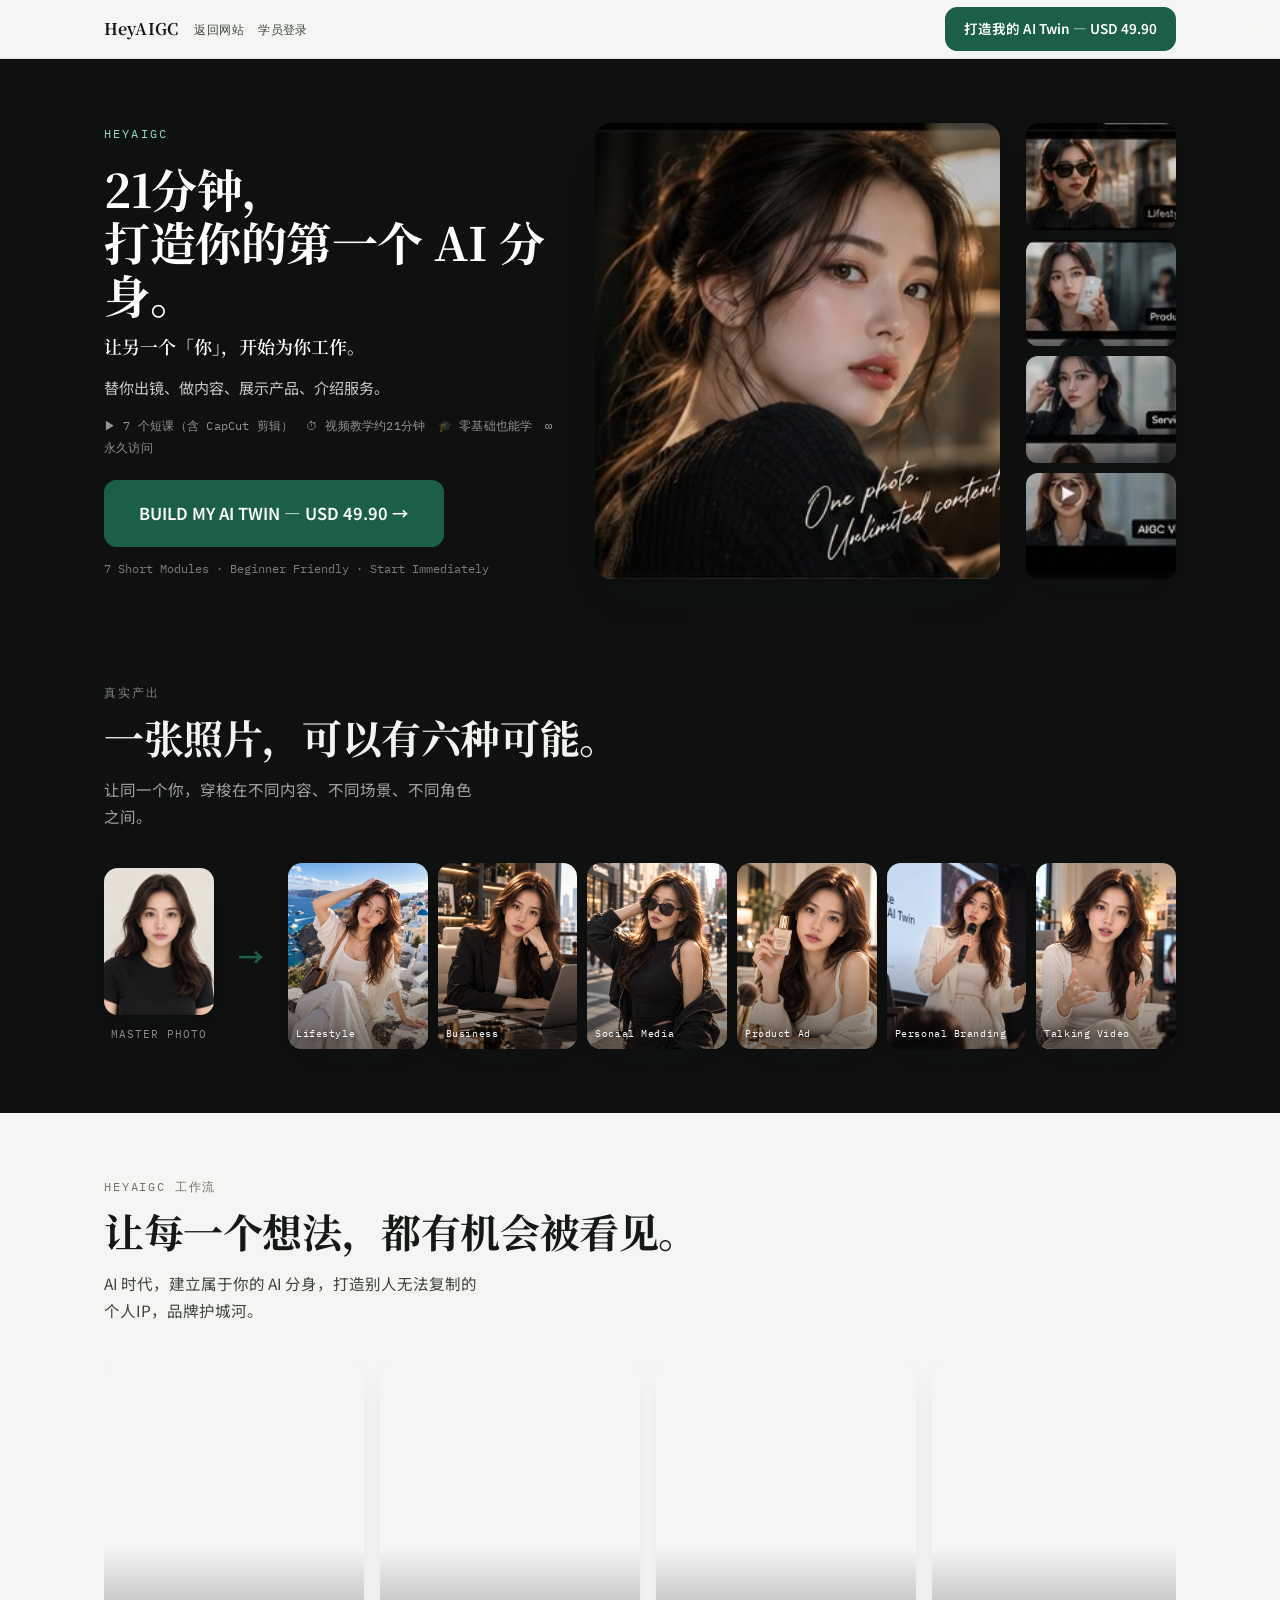
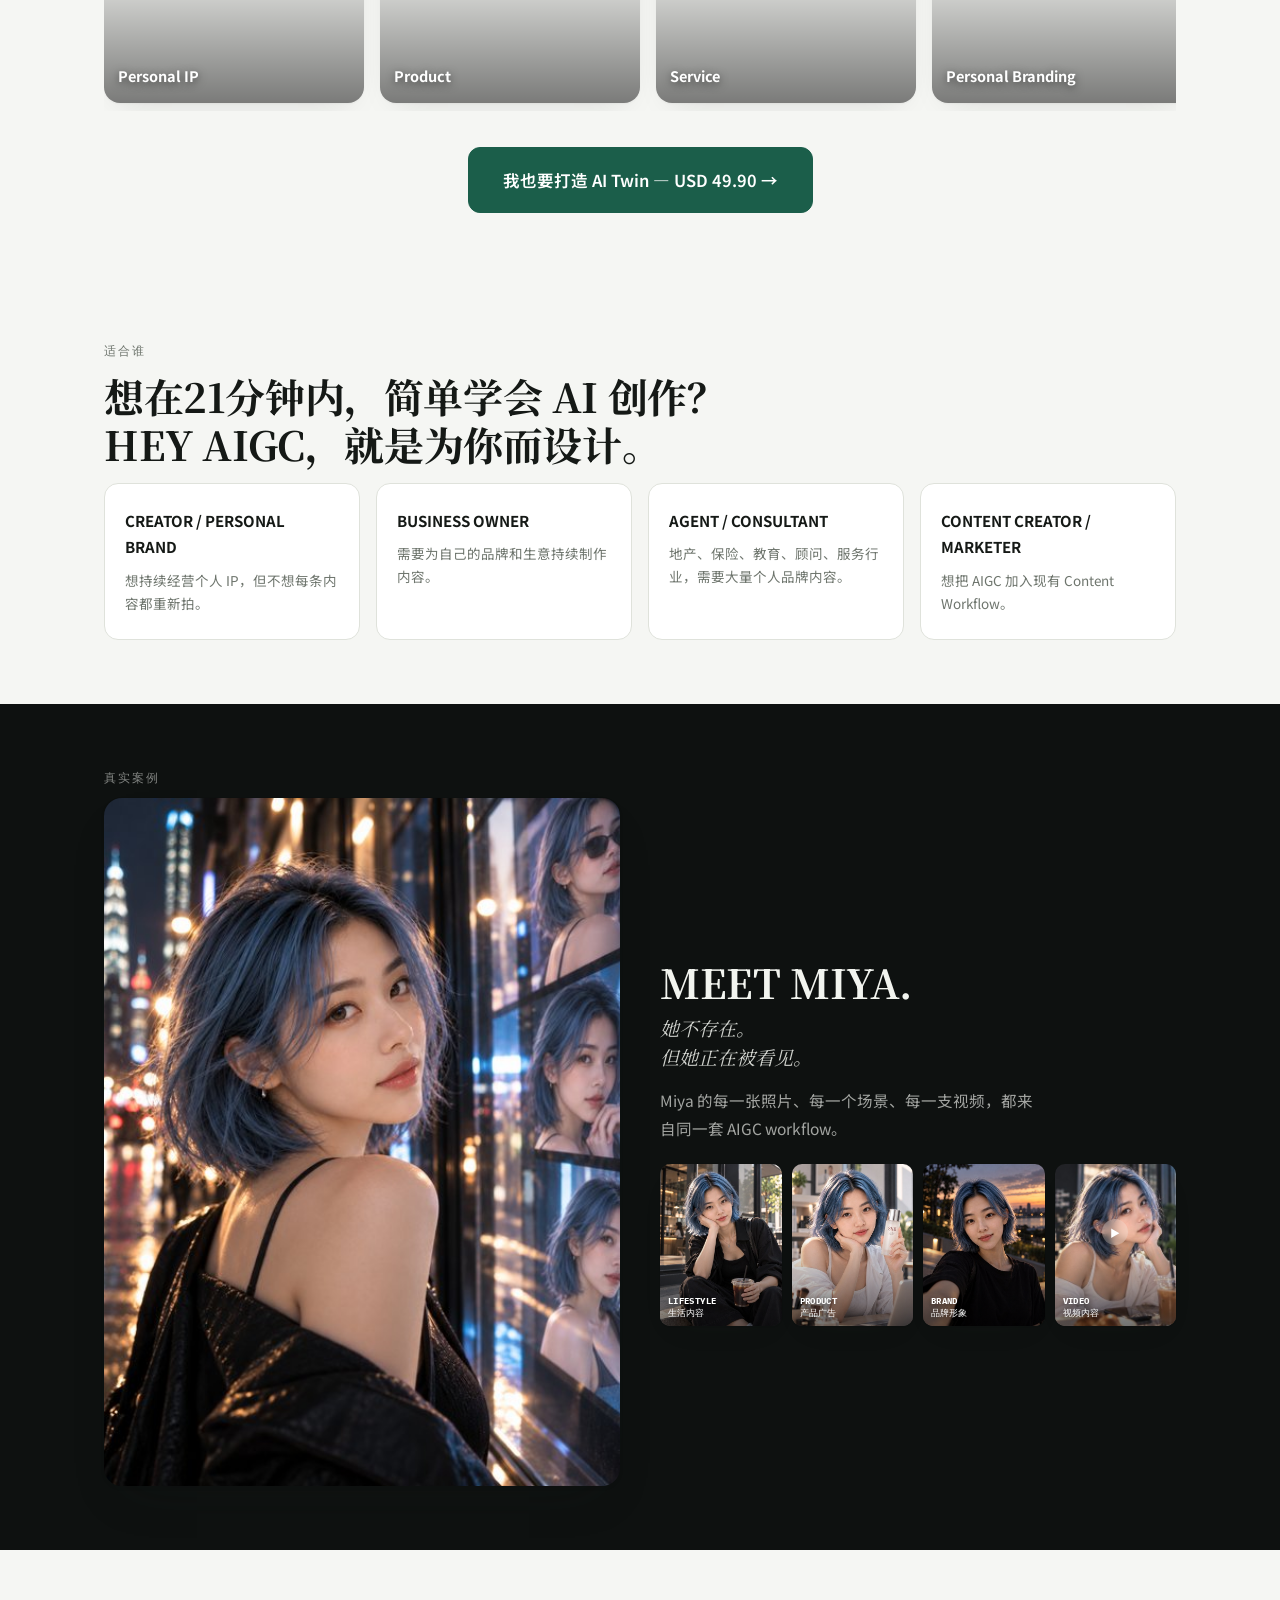
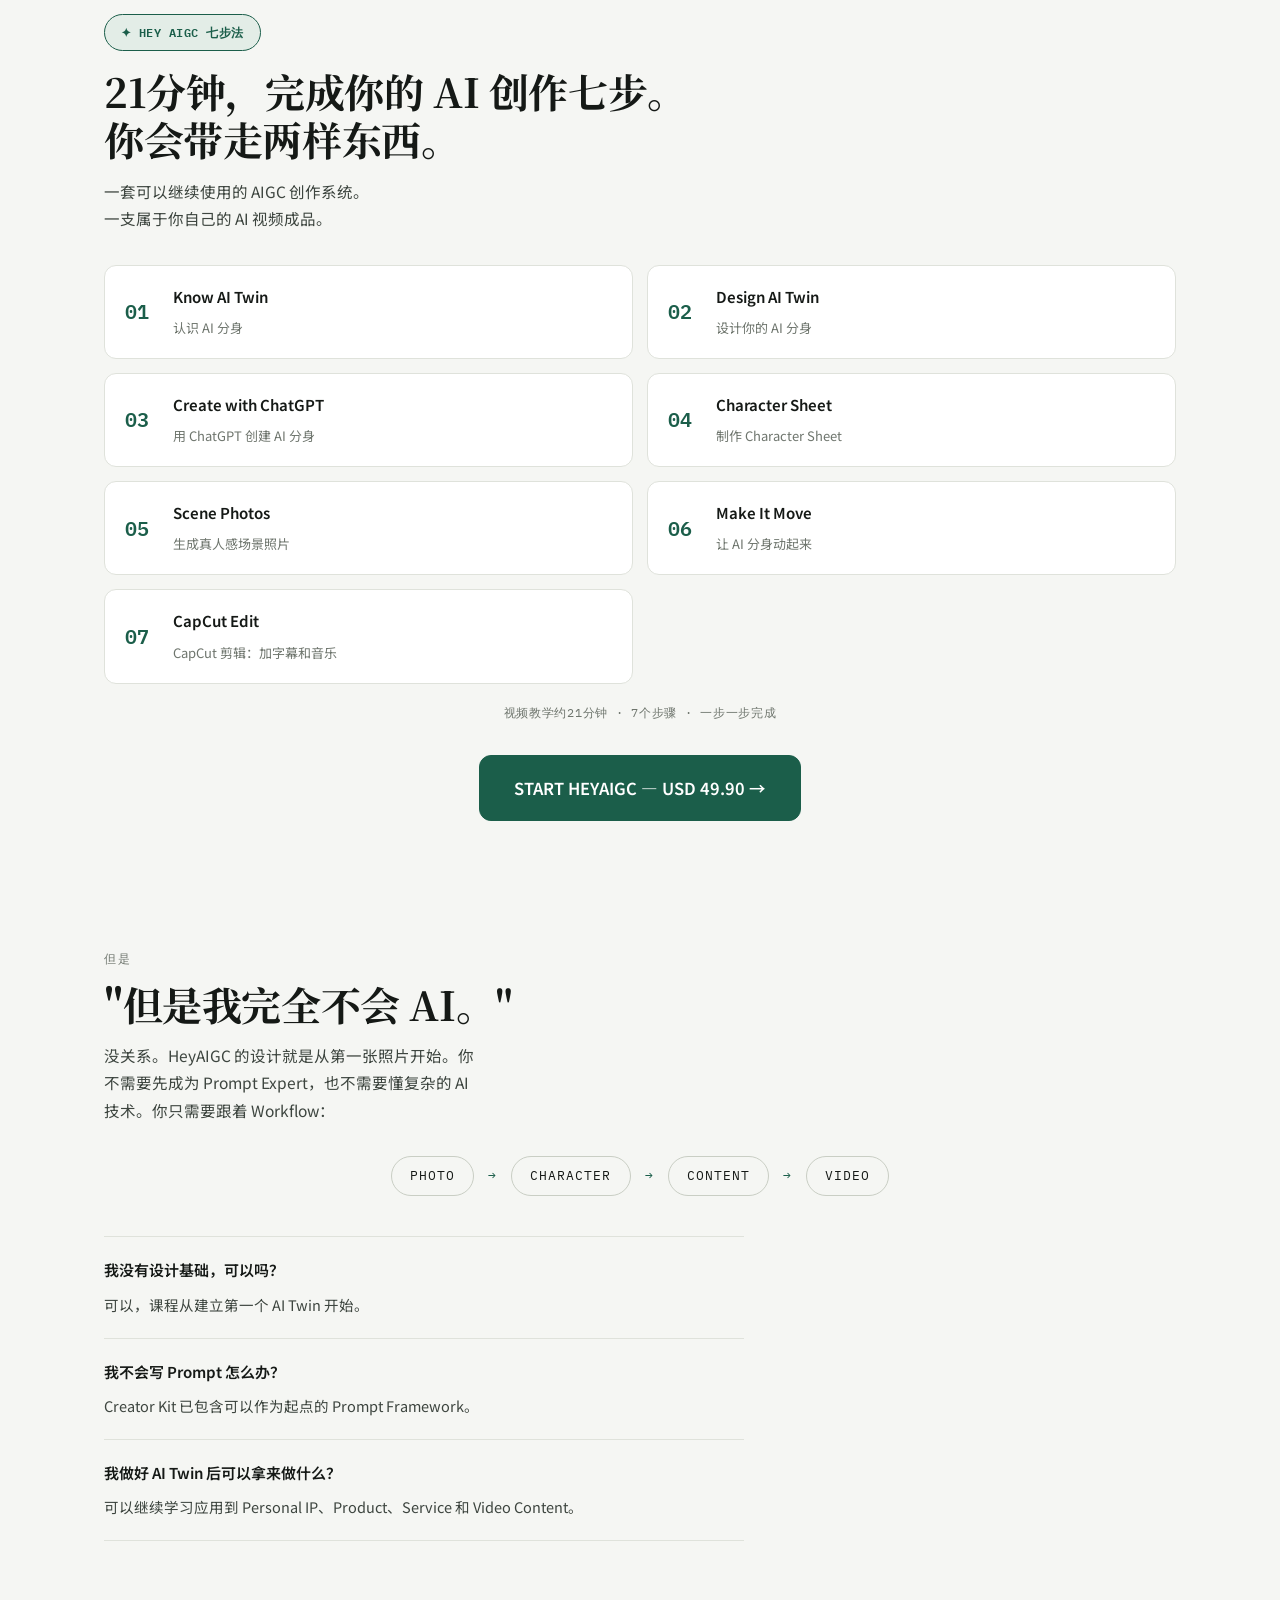
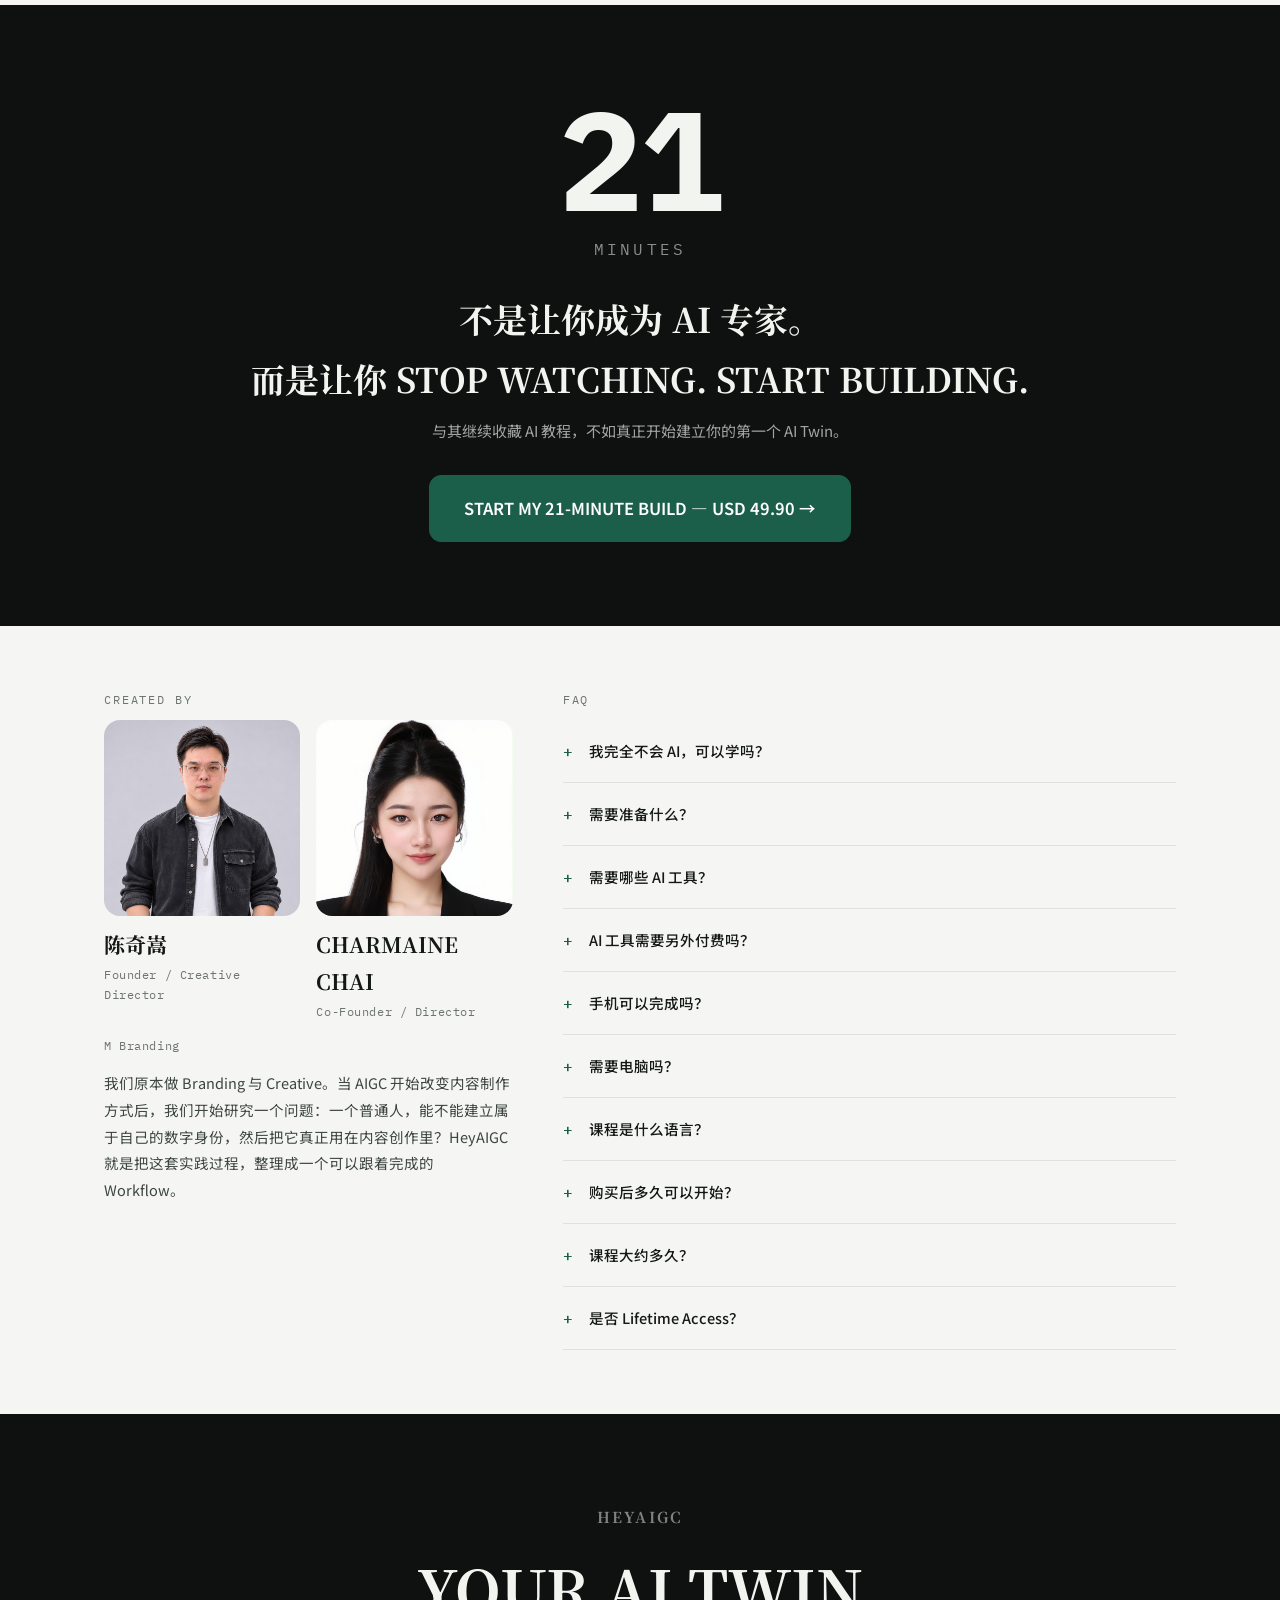
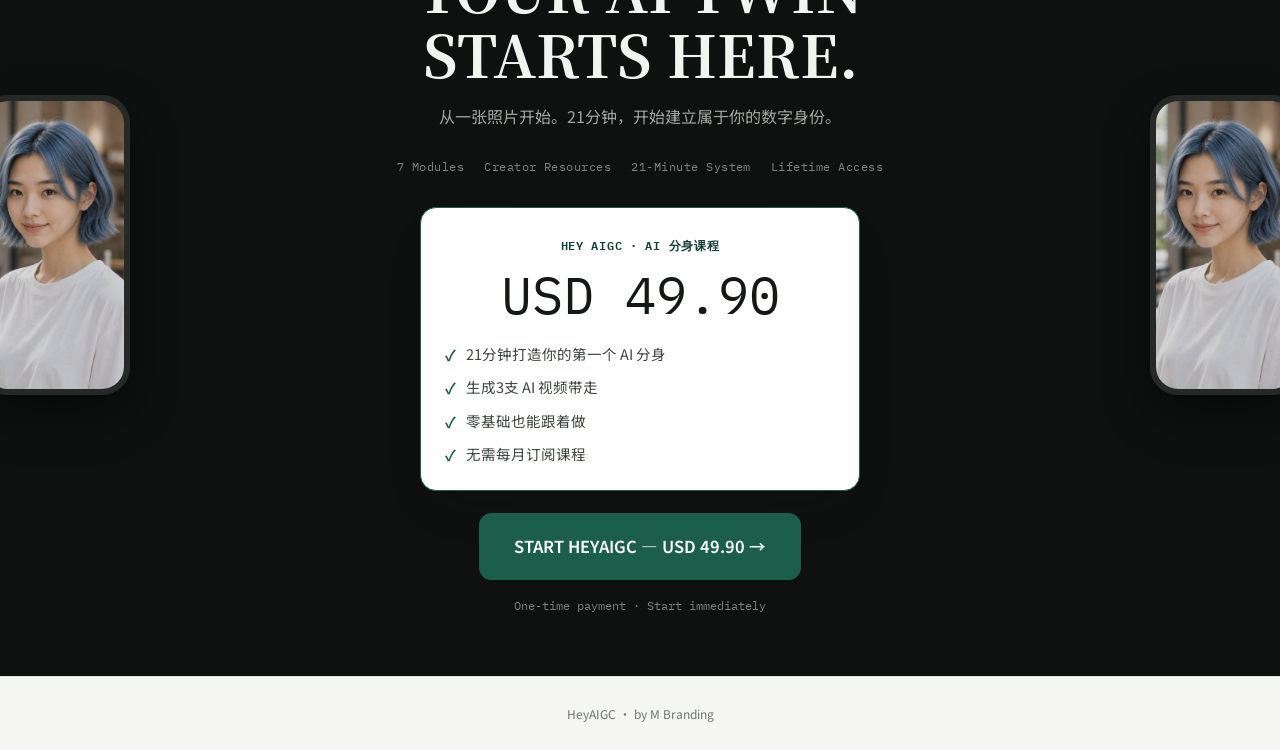
<file: sales.html>
<!doctype html>
<html lang="zh-Hans">
<head>
<!-- T-18b: sales page aligned with the live site (2026-11-26). Assets from the T-18 mirror; wording updated to match index.html. -->
<meta charset="utf-8">
<meta name="viewport" content="width=device-width, initial-scale=1, viewport-fit=cover">
<title>HeyAIGC — 21分钟，打造你的第一个 AI 分身</title>
<meta name="description" content="从一张照片开始，21分钟打造你的 AI Twin。做 Personal IP、产品内容、服务内容和短视频。USD 49.90 一次付清，永久访问。">
<meta property="og:title" content="HeyAIGC — 21分钟，打造你的第一个 AI 分身">
<meta property="og:description" content="从一张照片开始，建立属于你的 AI Twin。USD 49.90 一次付清。">
<meta property="og:type" content="product">
<!-- OG image 建议：Artifact 内嵌 base64 图片无法被社交平台抓取预览，需要一张真实托管在外部URL的图片替换这里 -->
<!-- <meta property="og:image" content="https://your-domain.com/heyaigc-og.jpg"> -->
<link rel="preconnect" href="https://fonts.googleapis.com">
<link rel="preconnect" href="https://fonts.gstatic.com" crossorigin="">
<link rel="stylesheet" href="https://fonts.googleapis.com/css2?family=IBM+Plex+Mono:wght@400;500&amp;family=Noto+Sans+SC:wght@400;500;700;900&amp;family=Noto+Serif+SC:wght@600;700&amp;display=swap">
<style>
:root{
  --paper:#F5F6F3; --surface:#FFFFFF; --surface-2:#EFF1EC;
  --ink:#151916; --ink-2:#3D453F; --muted:#6E756D;
  --line:#DFE2DB; --line-2:#C9CEC4;
  --accent:#1B5E4A; --accent-soft:#E3EDE7; --accent-ink:#134034;
  --stage:#0E1110; --stage-ink:#F2F4EF;
  --f-display:"Noto Serif SC","Songti SC",Georgia,serif;
  --f-body:"Noto Sans SC",-apple-system,"PingFang SC","Microsoft YaHei",sans-serif;
  --f-mono:"IBM Plex Mono",ui-monospace,Menlo,monospace;
  --maxw:1120px; --r:16px;
  --shadow:0 1px 2px rgba(21,25,22,.04), 0 12px 32px -18px rgba(21,25,22,.18);
  --shadow-lift:0 2px 4px rgba(21,25,22,.05), 0 22px 46px -22px rgba(21,25,22,.26);
}
@media (prefers-color-scheme: dark){
  :root:not([data-theme="light"]){
    --paper:#101312; --surface:#171B19; --surface-2:#1D2220;
    --ink:#ECEFE9; --ink-2:#C2C8BF; --muted:#8E958B;
    --line:#282E2B; --line-2:#39413C;
    --accent:#5DC49A; --accent-soft:#18302A; --accent-ink:#8FDCBB;
  }
}
:root[data-theme="dark"]{
  --paper:#101312; --surface:#171B19; --surface-2:#1D2220;
  --ink:#ECEFE9; --ink-2:#C2C8BF; --muted:#8E958B;
  --line:#282E2B; --line-2:#39413C;
  --accent:#5DC49A; --accent-soft:#18302A; --accent-ink:#8FDCBB;
}
*{box-sizing:border-box}
html{scroll-behavior:smooth;scroll-padding-top:70px}
body{margin:0;background:var(--paper);color:var(--ink);font-family:var(--f-body);font-size:16px;line-height:1.75;-webkit-font-smoothing:antialiased;padding-bottom:env(safe-area-inset-bottom,0px)}
h1,h2,h3,p,ul{margin:0}
ul{padding:0;list-style:none}
a{color:inherit;text-decoration:none}
button{font:inherit;color:inherit;background:none;border:0;cursor:pointer}
img{max-width:100%;display:block}
:focus-visible{outline:2px solid var(--accent);outline-offset:3px}
.mono{font-family:var(--f-mono);font-variant-numeric:tabular-nums}
.wrap{width:100%;max-width:var(--maxw);margin:0 auto;padding:0 24px}
section{padding:64px 0}
.dark{background:var(--stage);color:var(--stage-ink)}
.dark .muted2{color:rgba(242,244,239,.6)}
.reveal{opacity:0;transform:translateY(14px);transition:opacity .6s ease,transform .6s ease}
.reveal.in{opacity:1;transform:none}

/* topbar */
.topbar{position:sticky;top:0;z-index:50;background:color-mix(in srgb, var(--paper) 88%, transparent);backdrop-filter:saturate(1.4) blur(14px);border-bottom:1px solid var(--line);padding-top:env(safe-area-inset-top,0px)}
.topbar-in{display:flex;align-items:center;gap:16px;height:58px;min-width:0}
.brand{font-family:var(--f-display);font-weight:700;font-size:16px;letter-spacing:.01em;white-space:nowrap}
.top-links{display:flex;align-items:center;gap:14px;font-family:var(--f-mono);font-size:12px;letter-spacing:.04em;color:var(--ink-2)}
.top-links a{white-space:nowrap}
.top-links a:hover{color:var(--accent)}
.topbar .btn-buy{margin-left:auto;padding:9px 18px;font-size:13.5px}
/* buttons */
.btn-buy{display:inline-flex;align-items:center;gap:10px;padding:18px 34px;border-radius:12px;background:var(--accent);color:#fff;border:1px solid var(--accent);font-size:16.5px;font-weight:600;transition:transform .2s,filter .2s;white-space:nowrap}
:root[data-theme="dark"] .btn-buy{color:#0A0D0C}
@media (prefers-color-scheme:dark){:root:not([data-theme="light"]) .btn-buy{color:#0A0D0C}}
.btn-buy:hover{transform:translateY(-2px);filter:brightness(1.08)}
.btn-buy.full{width:100%;justify-content:center}
@media (max-width:720px){
  .topbar-in{flex-wrap:wrap;height:auto;min-height:58px;gap:8px 10px;padding:8px 0}
  .top-links{order:3;flex:1 0 100%;gap:16px}
  .topbar .btn-buy{padding:8px 12px;font-size:12.5px;white-space:nowrap}
  .btn-buy{white-space:normal;text-align:center;line-height:1.35;padding:16px 20px;max-width:100%;justify-content:center;box-sizing:border-box}
}
.chip{font-family:var(--f-mono);font-size:11.5px;letter-spacing:.05em;color:var(--muted);border:1px solid var(--line-2);border-radius:99px;padding:6px 14px}
.badge8{display:inline-flex;align-items:center;gap:6px;font-family:var(--f-mono);font-size:12px;font-weight:600;letter-spacing:.04em;color:var(--accent);background:var(--accent-soft);border:1px solid var(--accent);border-radius:99px;padding:7px 16px;margin-bottom:16px}
.dark .chip{color:rgba(242,244,239,.75);border-color:rgba(242,244,239,.22)}

/* hero — 三人融合宽图版本 */
.hero{background:var(--stage);color:var(--stage-ink);padding:0;overflow:hidden}
.hero-inner{position:relative;min-height:640px;display:flex;align-items:flex-end}
.hero-copy{position:relative;z-index:3;padding:70px 28px 38px;max-width:600px}
.hero-copy .eyebrow{color:#8FDCBB}
.hero-copy h1{font-family:var(--f-display);font-size:clamp(30px,4.6vw,52px);line-height:1.15;font-weight:700;letter-spacing:-.01em;margin-bottom:16px;color:#fff;text-shadow:0 2px 20px rgba(0,0,0,.5)}
.hero-copy .sub{color:rgba(255,255,255,.82);font-size:15.5px;line-height:1.8;max-width:44ch;margin-bottom:12px;text-shadow:0 2px 12px rgba(0,0,0,.4)}
.hero-copy .reassure{color:rgba(255,255,255,.6);font-size:13.5px;margin-bottom:20px}
.hero-copy .metaline{font-family:var(--f-mono);font-size:11.5px;color:rgba(255,255,255,.55);letter-spacing:.03em;margin-top:14px;line-height:2}
.hero-strip{position:absolute;inset:0;display:flex;z-index:1}
.hero-face{position:relative;flex:1;overflow:hidden}
.hero-face img{width:100%;height:100%;object-fit:cover;object-position:center 22%;filter:sepia(6%) saturate(1.06) contrast(1.06) brightness(.93)}
.hero-face::before{content:"";position:absolute;inset:0;background:linear-gradient(to top,rgba(9,11,10,.05) 0%,transparent 42%),linear-gradient(to bottom,rgba(9,11,10,.55) 0%,transparent 34%);z-index:2}
.hero-face::after{content:"";position:absolute;inset:0;background:radial-gradient(120% 90% at 50% 100%, rgba(93,196,154,.10), transparent 60%);z-index:2;mix-blend-mode:screen}
.hero-face.fade-l::before{background:linear-gradient(to right, var(--stage) 0%, transparent 30%), linear-gradient(to top,rgba(9,11,10,.05) 0%,transparent 42%), linear-gradient(to bottom,rgba(9,11,10,.55) 0%,transparent 34%)}
.hero-tag{position:absolute;left:16px;bottom:18px;z-index:3;color:#fff}
.hero-tag .nm{font-family:var(--f-display);font-style:italic;font-size:22px;font-weight:600;text-shadow:0 3px 14px rgba(0,0,0,.6);display:block;margin-bottom:4px}
.hero-tag .rl{font-family:var(--f-mono);font-size:9.5px;letter-spacing:.08em;color:rgba(255,255,255,.8);text-shadow:0 2px 8px rgba(0,0,0,.6);line-height:1.7;display:block}
@media (max-width:860px){
  .hero-inner{min-height:auto;flex-direction:column;align-items:stretch}
  .hero-strip{position:relative;inset:auto;height:280px}
  .hero-copy{padding:36px 20px 30px;max-width:none}
}

/* hero2 — 单人版（参考HEYAIGC原图风格） */
.hero2{background:var(--stage);color:var(--stage-ink);padding:64px 0 40px}
.hero2-grid{display:grid;grid-template-columns:1.15fr 1fr auto;gap:26px;align-items:stretch}
.hero2-copy{align-self:center;padding-right:8px}
.hero2-copy .eyebrow.d{color:#8FDCBB}
.hero2-copy h1.d{font-family:var(--f-display);font-size:clamp(28px,4.4vw,46px);line-height:1.15;font-weight:700;letter-spacing:-.01em;color:#fff;margin-bottom:16px}
.hero2-copy .sub.d{color:rgba(255,255,255,.78);font-size:15px;line-height:1.8;max-width:38ch;margin-bottom:14px}
.hero2-copy .metaline.d{font-family:var(--f-mono);font-size:11.5px;color:rgba(255,255,255,.55);letter-spacing:.02em;line-height:1.9}
.microcopy2{font-family:var(--f-mono);font-size:11.5px;color:rgba(255,255,255,.45);margin-top:12px}
.hero2-sub2{font-family:var(--f-display);font-size:18px;font-weight:600;color:#fff;margin:-4px 0 14px;line-height:1.5}
.hero2-flow{font-family:var(--f-mono);font-size:12.5px;color:rgba(255,255,255,.7);letter-spacing:.02em;margin:16px 0 8px}
.hero2-tags{font-family:var(--f-mono);font-size:11.5px;color:#8FDCBB;letter-spacing:.04em;margin-bottom:16px}
.hero2-price{font-family:var(--f-mono);font-size:14px;color:#fff;font-weight:500;letter-spacing:.02em;margin-top:6px}
.hero2-main{position:relative;border-radius:16px;overflow:hidden;box-shadow:var(--shadow-lift);min-height:360px}
.hero2-main img{width:100%;height:100%;object-fit:cover;object-position:center 20%}
.hero2-script{position:absolute;right:16px;bottom:16px;font-family:var(--f-display);font-style:italic;font-size:14px;color:#fff;text-shadow:0 2px 10px rgba(0,0,0,.6);text-align:right;line-height:1.5}
.hero2-thumbs{display:flex;flex-direction:column;gap:10px;width:150px}
.h2t{position:relative;border-radius:12px;overflow:hidden;flex:1;box-shadow:var(--shadow)}
.h2t img{width:100%;height:100%;object-fit:cover}
.h2t span:not(.play2){position:absolute;right:8px;bottom:7px;font-family:var(--f-mono);font-size:9px;letter-spacing:.05em;color:#fff;text-shadow:0 2px 6px rgba(0,0,0,.7)}
.h2t::after{content:"";position:absolute;inset:0;background:linear-gradient(to top,rgba(0,0,0,.5),transparent 55%)}
.play2{position:absolute;left:50%;top:50%;transform:translate(-50%,-50%);width:26px;height:26px;border-radius:50%;background:rgba(255,255,255,.25);backdrop-filter:blur(3px);display:flex;align-items:center;justify-content:center;color:#fff;font-size:10px;z-index:2}
@media (max-width:900px){
  .hero2-grid{grid-template-columns:1fr;gap:16px}
  .hero2-thumbs{flex-direction:row;width:100%;height:90px}
}

/* section heads */
.eyebrow{font-family:var(--f-mono);font-size:12px;letter-spacing:.18em;color:var(--accent);text-transform:uppercase;display:block;margin-bottom:18px}

.sectiontag{font-family:var(--f-mono);font-size:11.5px;letter-spacing:.16em;color:var(--muted);text-transform:uppercase;margin-bottom:10px;display:block}
.dark .sectiontag{color:rgba(242,244,239,.5)}
h2.big{font-family:var(--f-display);font-size:clamp(26px,3.8vw,40px);font-weight:700;line-height:1.22;letter-spacing:-.01em;margin-bottom:14px;text-wrap:balance}
.lead-p{color:var(--ink-2);font-size:15.5px;max-width:42ch;margin-bottom:32px}
.dark .lead-p{color:rgba(242,244,239,.68)}

/* section02 result flow */
.flowgrid{display:grid;grid-template-columns:repeat(4,1fr);gap:14px;align-items:center;margin-bottom:10px}
.flow-item{border-radius:14px;overflow:hidden;aspect-ratio:3/4;box-shadow:var(--shadow);position:relative}
.newlabel{position:absolute;left:8px;bottom:6px;font-family:var(--f-mono);font-size:9.5px;letter-spacing:.06em;color:#fff;text-shadow:0 2px 6px rgba(0,0,0,.75);z-index:2}
.flowgrid6 .flow-item::after{content:"";position:absolute;inset:0;background:linear-gradient(to top,rgba(0,0,0,.55),transparent 55%);z-index:1}
.flow-item img{width:100%;height:100%;object-fit:cover}
.flow-item .lb{position:absolute;left:10px;bottom:10px;font-family:var(--f-mono);font-size:10px;letter-spacing:.08em;color:#fff;text-shadow:0 2px 6px rgba(0,0,0,.6)}
.flow-arrow{text-align:center;font-family:var(--f-mono);font-size:22px;color:var(--accent);font-weight:700}
.bigline{font-family:var(--f-display);font-weight:900;font-size:clamp(30px,6vw,56px);line-height:1.05;text-align:center;letter-spacing:-.01em;margin:40px 0 8px}
.bigline2{text-align:center;color:var(--ink-2);font-size:15.5px;margin-bottom:6px}
.bigline{font-family:var(--f-display);font-weight:900;font-size:clamp(30px,6vw,56px);line-height:1.05;text-align:center;letter-spacing:-.01em;margin:40px 0 8px}
.bigline2{text-align:center;color:var(--ink-2);font-size:15.5px;margin-bottom:6px}
.beforeafter{display:grid;grid-template-columns:auto auto 1fr;gap:24px;align-items:center}
.ba-before{display:flex;flex-direction:column;align-items:center;gap:10px}
.flow-item.small{width:110px;aspect-ratio:3/4}
.ba-lbl{font-family:var(--f-mono);font-size:10.5px;letter-spacing:.1em;color:rgba(242,244,239,.55)}
.ba-arrow{font-size:26px;color:var(--accent);font-weight:700}
.ba-lbl-top{display:block;font-family:var(--f-mono);font-size:10.5px;letter-spacing:.1em;color:rgba(242,244,239,.5);margin-bottom:10px}
.flowgrid6{display:grid;grid-template-columns:repeat(6,1fr);gap:10px}
.flowgrid6 .flow-item{aspect-ratio:3/4}
@media (max-width:860px){
  .beforeafter{grid-template-columns:1fr}
  .ba-arrow{transform:rotate(90deg)}
  .flowgrid6{grid-template-columns:repeat(3,1fr)}
}


/* six scenario cards (unused now, kept for safety) */
.threecard-real{display:grid;grid-template-columns:repeat(3,1fr);gap:18px}
.realcard{border-radius:var(--r);overflow:hidden;box-shadow:var(--shadow)}
.realcard img{width:100%;display:block}
@media (max-width:700px){ .threecard-real{grid-template-columns:1fr} }
.sixgrid{display:grid;grid-template-columns:repeat(3,1fr);gap:16px}
.usecard{border-radius:var(--r);overflow:hidden;position:relative;aspect-ratio:3/4;box-shadow:var(--shadow)}
.rawcard{border-radius:var(--r);overflow:hidden;box-shadow:var(--shadow)}
.vidcard{position:relative;border-radius:var(--r);overflow:hidden;box-shadow:var(--shadow);aspect-ratio:3/4}
.vidcard video{width:100%;height:100%;object-fit:cover}
.vidcard::after{content:"";position:absolute;inset:0;background:linear-gradient(to top,rgba(0,0,0,.5),transparent 45%)}
.vidlabel{position:absolute;left:14px;bottom:14px;color:#fff;font-weight:700;font-size:14.5px;text-shadow:0 2px 8px rgba(0,0,0,.55);z-index:2}
.threecol{display:flex;gap:16px;overflow-x:auto;scroll-snap-type:x mandatory;-webkit-overflow-scrolling:touch;padding-bottom:8px;scrollbar-width:none}
.threecol::-webkit-scrollbar{display:none}
.threecol > *{flex:0 0 auto;width:min(78vw,260px);scroll-snap-align:start}
.rawcard img{width:100%;display:block}
.usecard img{width:100%;height:100%;object-fit:cover}
.usecard-tag{position:absolute;left:14px;bottom:14px;color:#fff;z-index:2}
.usecard-tag b{display:block;font-size:14.5px;font-weight:700;text-shadow:0 2px 8px rgba(0,0,0,.55)}
.usecard::after{content:"";position:absolute;inset:0;background:linear-gradient(to top,rgba(0,0,0,.6),transparent 55%)}

/* who is this for */
.forgrid{display:grid;grid-template-columns:repeat(4,1fr);gap:16px}
.forcard{background:var(--surface);border:1px solid var(--line);border-radius:14px;padding:24px 20px}
.forcard b{display:block;font-size:15px;font-weight:700;margin-bottom:8px}
.forcard p{font-size:13.5px;color:var(--muted);line-height:1.7}

/* proof */
.proofgrid{display:grid;grid-template-columns:repeat(3,1fr);gap:18px}
.proofcard{background:var(--surface-2);border:1px solid rgba(242,244,239,.1);border-radius:16px;overflow:hidden}
.dark .proofcard{background:rgba(255,255,255,.03)}
.proofphoto{aspect-ratio:3/4}
.proofphoto img{width:100%;height:100%;object-fit:cover}
.proof-ph-placeholder{width:100%;height:100%;display:flex;align-items:center;justify-content:center;background:rgba(255,255,255,.04);color:rgba(242,244,239,.3);font-family:var(--f-mono);font-size:12px;letter-spacing:.1em;text-align:center;padding:20px}
.proofbody{padding:18px 18px 22px}
.proofbody h4{font-family:var(--f-display);font-size:19px;font-weight:700;margin-bottom:4px}
.proofbody .role{font-family:var(--f-mono);font-size:10.5px;letter-spacing:.08em;color:rgba(242,244,239,.5);margin-bottom:10px;display:block}
.prooftags{display:flex;gap:6px;flex-wrap:wrap}
.prooftags span{font-family:var(--f-mono);font-size:10px;color:rgba(242,244,239,.65);border:1px solid rgba(242,244,239,.2);border-radius:99px;padding:4px 10px}

/* meet miya single case */
.meetgrid{display:grid;grid-template-columns:1fr 1fr;gap:40px;align-items:center}
.meet-photo{aspect-ratio:3/4;border-radius:18px;overflow:hidden;box-shadow:var(--shadow-lift)}
.meet-photo img{width:100%;height:100%;object-fit:cover;object-position:center 20%}
.meet-tagline{font-family:var(--f-display);font-size:19px;font-style:italic;color:rgba(242,244,239,.85);margin-bottom:16px;line-height:1.5}
.meet-thumbs{display:grid;grid-template-columns:repeat(4,1fr);gap:10px}
.mt-item{position:relative;aspect-ratio:3/4;border-radius:10px;overflow:hidden;box-shadow:var(--shadow)}
.mt-item img{width:100%;height:100%;object-fit:cover}
.mt-item::after{content:"";position:absolute;inset:0;background:linear-gradient(to top,rgba(0,0,0,.55),transparent 55%)}
.mt-item span:not(.play2){position:absolute;left:8px;bottom:6px;font-family:var(--f-mono);font-size:9px;color:#fff;text-shadow:0 2px 6px rgba(0,0,0,.7);z-index:2}
.mt-cap{position:absolute;left:8px;bottom:6px;z-index:2;line-height:1.4}
.mt-cap b{display:block;font-family:var(--f-mono);font-size:9px;letter-spacing:.04em;color:#fff;text-shadow:0 2px 6px rgba(0,0,0,.7)}
.mt-cap span{position:static !important;display:block;font-size:8.5px;color:rgba(255,255,255,.8);text-shadow:0 2px 6px rgba(0,0,0,.7)}
.mt-item .play2{position:absolute;left:50%;top:42%;transform:translate(-50%,-50%);z-index:2}
@media (max-width:860px){ .meetgrid{grid-template-columns:1fr} }

/* 6 steps */
.steps6{display:grid;grid-template-columns:repeat(6,1fr);gap:14px;margin-top:8px}
.stepcard{background:var(--surface);border:1px solid var(--line);border-radius:12px;padding:14px 12px 18px;text-align:center}
.stepimg{border-radius:8px;overflow:hidden;aspect-ratio:1;margin-bottom:10px}
.stepimg img{width:100%;height:100%;object-fit:cover}
.stepcard .n{font-family:var(--f-mono);font-size:11px;color:var(--accent);letter-spacing:.1em;display:block;margin-bottom:10px}
.stepcard b{display:block;font-size:14px;font-weight:600;margin-bottom:6px}
.stepeng{display:inline-block;font-family:var(--f-mono);font-weight:400;font-size:10px;color:var(--muted);letter-spacing:.06em;margin-left:6px;vertical-align:middle}
.stepcard p{font-size:12px;color:var(--muted);line-height:1.6}
.steps-cap{text-align:center;font-family:var(--f-mono);font-size:12px;color:var(--muted);margin-top:18px;letter-spacing:.06em}
.steps8{display:grid;grid-template-columns:repeat(2,1fr);gap:14px}
.s8item{display:flex;align-items:center;gap:16px;background:var(--surface);border:1px solid var(--line);border-radius:12px;padding:18px 20px}
.s8n{font-size:20px;color:var(--accent);font-weight:600;min-width:32px}
.s8item b{display:block;font-size:15px;font-weight:600;margin-bottom:2px}
.s8cn{font-size:13px;color:var(--muted)}
@media (max-width:640px){.steps8{grid-template-columns:1fr}}

/* product stack */
.stackwrap{background:var(--surface);border:1px solid var(--line);border-radius:20px;box-shadow:var(--shadow-lift);overflow:hidden}
.stack-hd{padding:28px 30px;border-bottom:1px solid var(--line);background:var(--surface-2)}
.stack-hd b{font-family:var(--f-display);font-size:19px;font-weight:700}
.stack-body{padding:26px 30px}
.stack-row{display:flex;justify-content:space-between;align-items:baseline;padding:12px 0;border-bottom:1px solid var(--line);font-size:14.5px}
.stack-row:last-child{border-bottom:0}
.stack-row .len{font-family:var(--f-mono);font-size:11.5px;color:var(--muted)}
.kitgrid{display:grid;grid-template-columns:repeat(4,1fr);gap:10px;margin-top:16px}
.kititem{font-size:13px;color:var(--ink-2);background:var(--surface-2);border-radius:8px;padding:10px 12px;text-align:center}
.stack-price{padding:30px;text-align:center;border-top:1px solid var(--line);background:var(--accent-soft)}
.stack-price .big2{font-family:var(--f-mono);font-size:clamp(38px,7vw,52px);color:var(--accent-ink);display:block;line-height:1}
.stack-price .once{font-size:13px;color:var(--muted);margin:8px 0 22px;display:block}

/* remove fear */
.flowchain{display:flex;align-items:center;justify-content:center;gap:14px;flex-wrap:wrap;margin:28px 0 40px;font-family:var(--f-mono);font-size:13px;letter-spacing:.08em}
.flowchain span.node{border:1px solid var(--line-2);border-radius:99px;padding:8px 18px}
.flowchain span.arw{color:var(--accent)}
.qa{display:grid;gap:0;max-width:640px}
.qa .item{padding:20px 0;border-bottom:1px solid var(--line)}
.qa .item:first-child{border-top:1px solid var(--line)}
.qa .q{font-weight:600;font-size:15px;margin-bottom:8px}
.qa .a{color:var(--ink-2);font-size:14.5px;line-height:1.8}

/* 21 minutes big */
.bigstat{text-align:center;padding:20px 0}
.bigstat .num{font-family:var(--f-mono);font-weight:700;font-size:clamp(64px,14vw,140px);line-height:1;letter-spacing:-.02em}
.bigstat .unit{font-family:var(--f-mono);font-size:16px;letter-spacing:.2em;color:rgba(242,244,239,.55);margin-top:6px;display:block}
.bigstat .line2{font-family:var(--f-display);font-size:clamp(22px,3.4vw,34px);font-weight:700;margin:26px 0 10px}
.bigstat p{color:rgba(242,244,239,.65);font-size:15px;margin-bottom:30px}

/* founder */
.founder{display:grid;grid-template-columns:.34fr .66fr;gap:36px;align-items:center}
.founder-photo{aspect-ratio:1;border-radius:16px;overflow:hidden;background:var(--surface-2);display:flex;align-items:center;justify-content:center}
.founder-photo .initials{font-family:var(--f-display);font-size:52px;font-weight:700;color:var(--muted)}
.founder h3{font-family:var(--f-display);font-size:21px;font-weight:700;margin-bottom:4px}
.founder .role{font-family:var(--f-mono);font-size:11.5px;color:var(--muted);letter-spacing:.05em;margin-bottom:14px}
.founder p{color:var(--ink-2);font-size:14.5px;line-height:1.85;max-width:52ch}
.founder-photo.real{background:none}
.founder-photo.real img{width:100%;height:100%;object-fit:cover;object-position:center 15%}

/* founder + faq merged */
.founderfaq{display:grid;grid-template-columns:.4fr .6fr;gap:50px;align-items:start}
.ff-left{display:flex;flex-direction:column}
.founders-row{display:flex;gap:16px}
.founder-single{flex:1}
.founder-single h3{font-family:var(--f-display);font-size:16px;font-weight:700;margin:10px 0 2px}
.founder-single .role{font-size:10.5px}
.ff-left .founder-photo{width:100%;margin-bottom:4px}
.ff-left h3{font-family:var(--f-display);font-size:21px;font-weight:700;margin:10px 0 2px}
.ff-left .role{font-family:var(--f-mono);font-size:11.5px;color:var(--muted);letter-spacing:.05em}
.ff-left p{color:var(--ink-2);font-size:14.5px;line-height:1.85;margin-top:14px}
.ff-right details.faq summary{font-size:14.5px}
@media (max-width:860px){
  .founderfaq{grid-template-columns:1fr}
  .ff-left{align-items:center;text-align:center}
  .ff-left p{max-width:50ch;margin-left:auto;margin-right:auto}
}


/* pricebox reused in final */
.pricebox{background:var(--surface);border:1px solid var(--accent);border-radius:var(--r);box-shadow:var(--shadow-lift);padding:40px 32px;text-align:center;max-width:440px;margin:0 auto}
.pricebox .big{font-family:var(--f-mono);font-size:clamp(40px,7.5vw,54px);color:var(--ink);line-height:1;display:block}
.pricebox .once{font-size:13px;color:var(--muted);margin:10px 0 24px;display:block}

/* faq */
details.faq{border-bottom:1px solid var(--line)}
details.faq summary{list-style:none;cursor:pointer;padding:17px 0;font-size:15.5px;font-weight:500;display:flex;align-items:center;gap:12px}
details.faq summary::-webkit-details-marker{display:none}
details.faq summary::before{content:"+";font-family:var(--f-mono);color:var(--accent);font-size:16px;width:14px}
details.faq[open] summary::before{content:"–"}
details.faq p{padding:0 0 18px 26px;font-size:14px;line-height:1.85;color:var(--ink-2);max-width:56ch}
.tbc{color:#B8622F;font-family:var(--f-mono);font-size:11px;letter-spacing:.05em}

/* final close */
.finalclose{padding:90px 0 60px;text-align:center;position:relative;overflow:hidden}
.finalphone{position:absolute;top:50%;transform:translateY(-50%);width:150px;opacity:.85;display:none}
.finalphone.left{left:-20px}
.finalphone.right{right:-20px}
.phone-frame{border:6px solid #2A2F2C;border-radius:28px;overflow:hidden;aspect-ratio:9/18;box-shadow:0 20px 50px rgba(0,0,0,.5)}
.phone-frame img{width:100%;height:100%;object-fit:cover}
@media (min-width:1100px){ .finalphone{display:block} }
.finalclose .brandmark{font-family:var(--f-display);font-weight:700;font-size:15px;letter-spacing:.14em;color:rgba(242,244,239,.5);margin-bottom:26px}
.finalclose h2{font-family:var(--f-display);font-size:clamp(30px,6vw,58px);font-weight:700;line-height:1.12;margin-bottom:16px}
.finalclose .sub3{color:rgba(242,244,239,.65);font-size:16px;margin-bottom:26px}
.finalline{display:flex;justify-content:center;gap:20px;flex-wrap:wrap;font-family:var(--f-mono);font-size:12px;color:rgba(242,244,239,.5);margin-bottom:30px;letter-spacing:.04em}
.finalprice{font-family:var(--f-mono);font-size:clamp(34px,6vw,46px);margin-bottom:22px;display:block}
.microcopy{font-family:var(--f-mono);font-size:11.5px;color:rgba(242,244,239,.5);margin-top:16px}

/* T-18f: enroll facts — scoped to .enroll-pack only */
.enroll-pack{
  width:100%;
  max-width:min(440px,100%);
  margin:0 auto 22px;
  padding:28px 24px 24px;
  background:var(--surface);
  color:var(--ink);
  border:1px solid var(--accent);
  border-radius:var(--r);
  box-shadow:var(--shadow-lift);
  text-align:center;
  box-sizing:border-box;
}
.enroll-pack-kicker{
  font-family:var(--f-mono);
  font-size:12px;
  font-weight:600;
  letter-spacing:.06em;
  color:var(--accent-ink);
  margin:0 0 12px;
  line-height:1.5;
  overflow-wrap:anywhere;
}
.enroll-pack .finalprice{
  color:var(--ink);
  margin:0 0 20px;
  font-size:clamp(36px,8vw,52px);
  line-height:1.1;
  overflow-wrap:anywhere;
}
.enroll-pack-points{
  list-style:none;
  padding:0;
  margin:0;
  text-align:left;
  display:grid;
  gap:10px;
}
.enroll-pack-points li{
  display:flex;
  align-items:flex-start;
  gap:10px;
  font-family:var(--f-body);
  font-size:14.5px;
  line-height:1.55;
  color:var(--ink-2);
  overflow-wrap:anywhere;
  min-width:0;
}
.enroll-pack-points li::before{
  content:"✓";
  flex:0 0 auto;
  color:var(--accent);
  font-weight:700;
  font-size:15px;
  line-height:1.55;
}
@media (max-width:390px){
  .enroll-pack{padding:22px 16px 20px;}
}

.lfoot{padding:26px 0 26px;font-size:12px;color:var(--muted);text-align:center;border-top:1px solid var(--line)}

/* sticky mobile cta */
.stickybar{
  position:fixed;left:0;right:0;bottom:0;z-index:60;
  display:none;
  background:var(--stage);color:var(--stage-ink);
  padding:12px 16px calc(12px + env(safe-area-inset-bottom,0px));
  align-items:center;justify-content:space-between;gap:12px;
  box-shadow:0 -8px 24px rgba(0,0,0,.25);
}
.stickybar .sb-l b{display:block;font-family:var(--f-display);font-size:14px}
.stickybar .sb-l span{display:block;font-family:var(--f-mono);font-size:12px;color:rgba(242,244,239,.6)}
.stickybar .btn-buy{padding:12px 20px;font-size:14px}
@media (max-width:720px){ .stickybar{display:flex} body{padding-bottom:76px} }

@media (max-width:860px){
  .hero-grid{grid-template-columns:1fr}
  .flowgrid{grid-template-columns:repeat(2,1fr)}
  .sixgrid{grid-template-columns:1fr 1fr}
  .forgrid{grid-template-columns:1fr 1fr}
  .proofgrid{grid-template-columns:1fr}
  .steps6{grid-template-columns:repeat(3,1fr)}
  .kitgrid{grid-template-columns:1fr 1fr}
  .founder{grid-template-columns:1fr;text-align:center}
  .founder-photo{max-width:170px;margin:0 auto}
  .founder p{margin:0 auto}
}
@media (max-width:480px){
  .flowgrid{grid-template-columns:1fr 1fr}
  .sixgrid{grid-template-columns:1fr}
  .forgrid{grid-template-columns:1fr}
}
</style>
</head>
<body>
<header class="topbar">
  <div class="wrap topbar-in">
    <a class="brand" href="./index.html">HeyAIGC</a>
    <nav class="top-links">
      <a href="./index.html">返回网站</a>
      <a href="./login.html">学员登录</a>
    </nav>
    <a class="btn-buy" href="./index.html#enroll" data-buy="" data-evt="HeroCTA">打造我的 AI Twin — USD 49.90</a>
  </div>
</header>

<main>

  <!-- SECTION 01 — HERO -->
  <section class="hero2">
    <div class="wrap hero2-grid">
      <div class="hero2-copy">
        <span class="eyebrow d">HEYAIGC</span>
        <h1 class="d">21分钟，<br>打造你的第一个 AI 分身。</h1>
        <p class="hero2-sub2">让另一个「你」，开始为你工作。</p>
        <p class="sub d">替你出镜、做内容、展示产品、介绍服务。</p>
        <div class="metaline d">▶ 7 个短课（含 CapCut 剪辑）　⏱ 视频教学约21分钟　🎓 零基础也能学　∞ 永久访问</div>
        <div class="buyrow" style="margin-top:22px">
          <a class="btn-buy" href="./index.html#enroll" data-buy="" data-evt="HeroCTA">BUILD MY AI TWIN — USD 49.90 →</a>
        </div>
        <div class="microcopy2">7 Short Modules · Beginner Friendly · Start Immediately</div>
      </div>
      <div class="hero2-main">
        <img src="sales_img01.jpg" alt="AI Twin">
      </div>
      <div class="hero2-thumbs">
        <div class="h2t"><img src="sales_img02.jpg" alt="Lifestyle"></div>
        <div class="h2t"><img src="sales_img03.jpg" alt="Product"></div>
        <div class="h2t"><img src="sales_img04.jpg" alt="Service"></div>
        <div class="h2t"><img src="sales_img05.jpg" alt="AIGC Video"></div>
      </div>
    </div>
  </section>
  <!-- SECTION 02 — ONE PHOTO SIX POSSIBILITIES -->
  <section class="dark reveal">
    <div class="wrap">
      <span class="sectiontag">真实产出</span>
      <h2 class="big">一张照片，可以有六种可能。</h2>
      <p class="lead-p" style="color:rgba(242,244,239,.65)">让同一个你，穿梭在不同内容、不同场景、不同角色之间。</p>
      <div class="beforeafter">
        <div class="ba-before">
          <div class="flow-item small"><img src="sales_img06.jpg" alt="Master Photo"></div>
          <span class="ba-lbl">MASTER PHOTO</span>
        </div>
        <div class="ba-arrow">→</div>
        <div class="ba-after">
          <div class="flowgrid6">
          <div class="flow-item"><img src="sales_img07.jpg" alt="Lifestyle"><span class="newlabel">Lifestyle</span></div>
          <div class="flow-item"><img src="sales_img08.jpg" alt="Business"><span class="newlabel">Business</span></div>
          <div class="flow-item"><img src="sales_img09.jpg" alt="Social Media"><span class="newlabel">Social Media</span></div>
          <div class="flow-item"><img src="sales_img10.jpg" alt="Product Ad"><span class="newlabel">Product Ad</span></div>
          <div class="flow-item"><img src="sales_img11.jpg" alt="Personal Branding"><span class="newlabel">Personal Branding</span></div>
          <div class="flow-item"><img src="sales_img12.jpg" alt="Talking Video"><span class="newlabel">Talking Video</span></div>
          </div>
        </div>
      </div>
    </div>
  </section>
  <!-- SECTION 03 — MAKE IT PERSONAL -->
  <section class="reveal">
    <div class="wrap">
      <span class="sectiontag">HeyAIGC 工作流</span>
      <h2 class="big">让每一个想法，都有机会被看见。</h2>
      <p class="lead-p">AI 时代，建立属于你的 AI 分身，打造别人无法复制的个人IP，品牌护城河。</p>
      <div class="threecol">
        <div class="vidcard">
          <video autoplay="" muted="" loop="" playsinline=""><source src="sales_vid01.mp4" type="video/mp4"></video>
          <span class="vidlabel">Personal IP</span>
        </div>
        <div class="vidcard">
          <video autoplay="" muted="" loop="" playsinline=""><source src="sales_vid02.mp4" type="video/mp4"></video>
          <span class="vidlabel">Product</span>
        </div>
        <div class="vidcard">
          <video autoplay="" muted="" loop="" playsinline=""><source src="sales_vid03.mp4" type="video/mp4"></video>
          <span class="vidlabel">Service</span>
        </div>
        <div class="vidcard">
          <video autoplay="" muted="" loop="" playsinline=""><source src="sales_vid04.mp4" type="video/mp4"></video>
          <span class="vidlabel">Personal Branding</span>
        </div>
      </div>
      <div style="text-align:center;margin-top:36px">
        <a class="btn-buy" href="./index.html#enroll" data-buy="" data-evt="ResultCTA">我也要打造 AI Twin — USD 49.90 →</a>
      </div>
    </div>
  </section>
  <!-- SECTION 04 — WHO IS THIS FOR -->
  <section class="reveal">
    <div class="wrap">
      <span class="sectiontag">适合谁</span>
      <h2 class="big">想在21分钟内，简单学会 AI 创作？<br>HEY AIGC，就是为你而设计。</h2>
      <div class="forgrid">
        <div class="forcard"><b>CREATOR / PERSONAL BRAND</b><p>想持续经营个人 IP，但不想每条内容都重新拍。</p></div>
        <div class="forcard"><b>BUSINESS OWNER</b><p>需要为自己的品牌和生意持续制作内容。</p></div>
        <div class="forcard"><b>AGENT / CONSULTANT</b><p>地产、保险、教育、顾问、服务行业，需要大量个人品牌内容。</p></div>
        <div class="forcard"><b>CONTENT CREATOR / MARKETER</b><p>想把 AIGC 加入现有 Content Workflow。</p></div>
      </div>
    </div>
  </section>

    <!-- SECTION 05 — MEET MIYA -->
  <section class="dark reveal">
    <div class="wrap">
      <span class="sectiontag">真实案例</span>
      <div class="meetgrid">
        <div class="meet-photo"><img src="sales_img13.jpg" alt="Miya"></div>
        <div class="meet-info">
          <h2 class="big" style="margin-bottom:8px">MEET MIYA.</h2>
          <p class="meet-tagline">她不存在。<br>但她正在被看见。</p>
          <p class="lead-p" style="color:rgba(242,244,239,.65);margin-bottom:22px">Miya 的每一张照片、每一个场景、每一支视频，都来自同一套 AIGC workflow。</p>
          <div class="meet-thumbs">
            <div class="mt-item"><img src="sales_img14.jpg" alt="Lifestyle"><div class="mt-cap"><b>LIFESTYLE</b><span>生活内容</span></div></div>
            <div class="mt-item"><img src="sales_img15.jpg" alt="Product"><div class="mt-cap"><b>PRODUCT</b><span>产品广告</span></div></div>
            <div class="mt-item"><img src="sales_img16.jpg" alt="Brand"><div class="mt-cap"><b>BRAND</b><span>品牌形象</span></div></div>
            <div class="mt-item"><img src="sales_img17.jpg" alt="Video"><span class="play2">▶</span><div class="mt-cap"><b>VIDEO</b><span>视频内容</span></div></div>
          </div>
        </div>
      </div>
    </div>
  </section>

    <!-- SECTION 06 — HOW IT WORKS -->
  <section class="reveal">
    <div class="wrap">
      <span class="badge8">✦ HEY AIGC 七步法</span>
        <h2 class="big">21分钟，完成你的 AI 创作七步。<br>你会带走两样东西。</h2>
      <p class="lead-p">一套可以继续使用的 AIGC 创作系统。<br>一支属于你自己的 AI 视频成品。</p>
      <div class="steps8">
        <div class="s8item"><span class="s8n mono">01</span><div><b>Know AI Twin</b><span class="s8cn">认识 AI 分身</span></div></div>
        <div class="s8item"><span class="s8n mono">02</span><div><b>Design AI Twin</b><span class="s8cn">设计你的 AI 分身</span></div></div>
        <div class="s8item"><span class="s8n mono">03</span><div><b>Create with ChatGPT</b><span class="s8cn">用 ChatGPT 创建 AI 分身</span></div></div>
        <div class="s8item"><span class="s8n mono">04</span><div><b>Character Sheet</b><span class="s8cn">制作 Character Sheet</span></div></div>
        <div class="s8item"><span class="s8n mono">05</span><div><b>Scene Photos</b><span class="s8cn">生成真人感场景照片</span></div></div>
        <div class="s8item"><span class="s8n mono">06</span><div><b>Make It Move</b><span class="s8cn">让 AI 分身动起来</span></div></div>
        <div class="s8item"><span class="s8n mono">07</span><div><b>CapCut Edit</b><span class="s8cn">CapCut 剪辑：加字幕和音乐</span></div></div>
      </div>
      <div class="steps-cap">视频教学约21分钟 · 7个步骤 · 一步一步完成</div>
      <div style="text-align:center;margin-top:32px">
        <a class="btn-buy" href="./index.html#enroll" data-buy="" data-evt="HowItWorksCTA">START HEYAIGC — USD 49.90 →</a>
      </div>
    </div>
  </section>

  <!-- SECTION 08 — REMOVE THE FEAR -->
  <section class="reveal">
    <div class="wrap">
      <span class="sectiontag">但是</span>
      <h2 class="big">"但是我完全不会 AI。"</h2>
      <p class="lead-p">没关系。HeyAIGC 的设计就是从第一张照片开始。你不需要先成为 Prompt Expert，也不需要懂复杂的 AI 技术。你只需要跟着 Workflow：</p>
      <div class="flowchain">
        <span class="node">PHOTO</span><span class="arw">→</span>
        <span class="node">CHARACTER</span><span class="arw">→</span>
        <span class="node">CONTENT</span><span class="arw">→</span>
        <span class="node">VIDEO</span>
      </div>
      <div class="qa">
        <div class="item"><div class="q">我没有设计基础，可以吗？</div><div class="a">可以，课程从建立第一个 AI Twin 开始。</div></div>
        <div class="item"><div class="q">我不会写 Prompt 怎么办？</div><div class="a">Creator Kit 已包含可以作为起点的 Prompt Framework。</div></div>
        <div class="item"><div class="q">我做好 AI Twin 后可以拿来做什么？</div><div class="a">可以继续学习应用到 Personal IP、Product、Service 和 Video Content。</div></div>
      </div>
    </div>
  </section>

  <!-- SECTION 09 — 21 MINUTES -->
  <section class="dark reveal" id="buy">
    <div class="wrap bigstat"><span class="num">21</span><span class="unit">MINUTES</span>
      <div class="line2">不是让你成为 AI 专家。<br>而是让你 STOP WATCHING. START BUILDING.</div>
      <p>与其继续收藏 AI 教程，不如真正开始建立你的第一个 AI Twin。</p>
      <a class="btn-buy" href="./index.html#enroll" data-buy="" data-evt="TimeCTA">START MY 21-MINUTE BUILD — USD 49.90 →</a>
    </div>
  </section>

  <!-- SECTION 10 — FOUNDER + FAQ -->
  <section class="reveal">
    <div class="wrap founderfaq">
      <div class="ff-left">
        <span class="sectiontag">CREATED BY</span>
        <div class="founders-row">
          <div class="founder-single">
            <div class="founder-photo real"><img src="sales_img18.jpg" alt="陈奇嵩"></div>
            <h3>陈奇嵩</h3>
            <div class="role">Founder / Creative Director</div>
          </div>
          <div class="founder-single">
            <div class="founder-photo real"><img src="sales_img19.jpg" alt="Charmaine Chai"></div>
            <h3>CHARMAINE CHAI</h3>
            <div class="role">Co-Founder / Director</div>
          </div>
        </div>
        <div class="role" style="margin-top:14px">M Branding</div>
        <p>我们原本做 Branding 与 Creative。当 AIGC 开始改变内容制作方式后，我们开始研究一个问题：一个普通人，能不能建立属于自己的数字身份，然后把它真正用在内容创作里？HeyAIGC 就是把这套实践过程，整理成一个可以跟着完成的 Workflow。</p>
      </div>
      <div class="ff-right">
        <span class="sectiontag">FAQ</span>
        <details class="faq"><summary>我完全不会 AI，可以学吗？</summary><p>可以。课程从建立第一个 AI Twin 开始，全程点选完成，不需要先懂 AI 原理。</p></details>
        <details class="faq"><summary>需要准备什么？</summary><p>一张你自己的照片（或想创造的虚拟人物设定），加上下面提到的两个账号。</p></details>
        <details class="faq"><summary>需要哪些 AI 工具？</summary><p>一个能生成图片的 ChatGPT 账号，加上 HeyAIGC 把照片变成视频。</p></details>
        <details class="faq"><summary>AI 工具需要另外付费吗？</summary><p>报名课程后会赠送 1400 积分，可以直接用来生成；用完后自行 Top up 即可。ChatGPT 需要你自己的账号。</p></details>
        <details class="faq"><summary>手机可以完成吗？</summary><p>课程页面手机看没问题。生成图片和视频建议用电脑，挑图和存档会顺手很多。</p></details>
        <details class="faq"><summary>需要电脑吗？</summary><p>不是必须，但电脑操作会更顺手，尤其是整理素材和存档时。</p></details>
        <details class="faq"><summary>课程是什么语言？</summary><p>中文讲解为主。</p></details>
        <details class="faq"><summary>购买后多久可以开始？</summary><p>购买后立即可以开始，永久访问。</p></details>
        <details class="faq"><summary>课程大约多久？</summary><p>视频教学约21分钟，分成7 个短课（含 CapCut 剪辑），看完就可以学会。</p></details>
        <details class="faq"><summary>是否 Lifetime Access？</summary><p>是。购买后永久观看，随时回来重温。</p></details>
      </div>
    </div>
  </section>

  <!-- SECTION 12 — FINAL CLOSE -->
  <section class="dark finalclose">
    <div class="finalphone left"><div class="phone-frame"><img src="sales_img20.jpg" alt=""></div></div>
    <div class="finalphone right"><div class="phone-frame"><img src="sales_img20.jpg" alt=""></div></div>
    <div class="wrap">
      <div class="brandmark">HEYAIGC</div>
      <h2>YOUR AI TWIN<br>STARTS HERE.</h2>
      <p class="sub3">从一张照片开始。21分钟，开始建立属于你的数字身份。</p>
      <div class="finalline">
        <span>7 Modules</span><span>Creator Resources</span><span>21-Minute System</span><span>Lifetime Access</span>
      </div>
      <div class="enroll-pack">
        <p class="enroll-pack-kicker">HEY AIGC · AI 分身课程</p>
        <span class="finalprice mono">USD 49.90</span>
        <ul class="enroll-pack-points">
          <li>21分钟打造你的第一个 AI 分身</li>
          <li>生成3支 AI 视频带走</li>
          <li>零基础也能跟着做</li>
          <li>无需每月订阅课程</li>
        </ul>
      </div>
      <div>
        <a class="btn-buy" href="./index.html#enroll" data-buy="" data-evt="FinalCTA">START HEYAIGC — USD 49.90 →</a>
      </div>
      <div class="microcopy">One-time payment · Start immediately</div>
    </div>
  </section>

</main>

<footer class="lfoot"><div class="wrap">HeyAIGC · by M Branding</div></footer>

<!-- STICKY MOBILE CTA -->
<div class="stickybar">
  <div class="sb-l"><b>HeyAIGC</b><span>USD 49.90</span></div>
  <a class="btn-buy" href="./index.html#enroll" data-buy="" data-evt="StickyCTA">START NOW →</a>
</div>

<script>
/* ============================================================
   >>> Checkout 链接填在这里 <<<
   拿到付款链接后把下面这一行换掉，页面上所有购买按钮同时生效。
   例：const BUY_URL = "https://gumroad.com/l/xxxx";
   ============================================================ */
const BUY_URL = "./index.html#enroll";
document.querySelectorAll("[data-buy]").forEach(a => {
  a.href = BUY_URL;
});

/* FAQ accordion */
const faqs = [...document.querySelectorAll("details.faq")];
faqs.forEach(d => d.addEventListener("toggle", () => { if (d.open) faqs.forEach(o => { if (o!==d) o.open=false; }); }));

/* Reveal on scroll (subtle animation) */
const io = new IntersectionObserver((entries)=>{
  entries.forEach(e=>{ if(e.isIntersecting){ e.target.classList.add('in'); io.unobserve(e.target); } });
},{threshold:.15});
document.querySelectorAll('.reveal').forEach(el=>io.observe(el));

/* ============================================================
   >>> Conversion Tracking 预留 <<<
   重要限制：这个页面是 Claude Artifact 托管，发布环境的安全策略
   只允许从白名单域名加载脚本（cdnjs / jsdelivr / Google Fonts 等）。
   GA4 (googletagmanager.com)、Meta Pixel (connect.facebook.net)、
   TikTok Pixel (analytics.tiktok.com) 都不在白名单内，会被浏览器拦截。
   如果需要真实广告转化追踪，这个页面需要换到你自己的网站/服务器托管。
   下面只预留事件触发逻辑，不含任何真实 Pixel ID。
   ============================================================ */
function trackEvent(name){
  // 例：gtag('event', name); fbq('track', name); ttq.track(name);
  console.log('[track]', name);
}
document.querySelectorAll('[data-evt]').forEach(el=>{
  el.addEventListener('click', ()=>trackEvent(el.dataset.evt));
});
window.addEventListener('load', ()=>trackEvent('ViewContent'));
</script>
</body>
</html>
</file>
